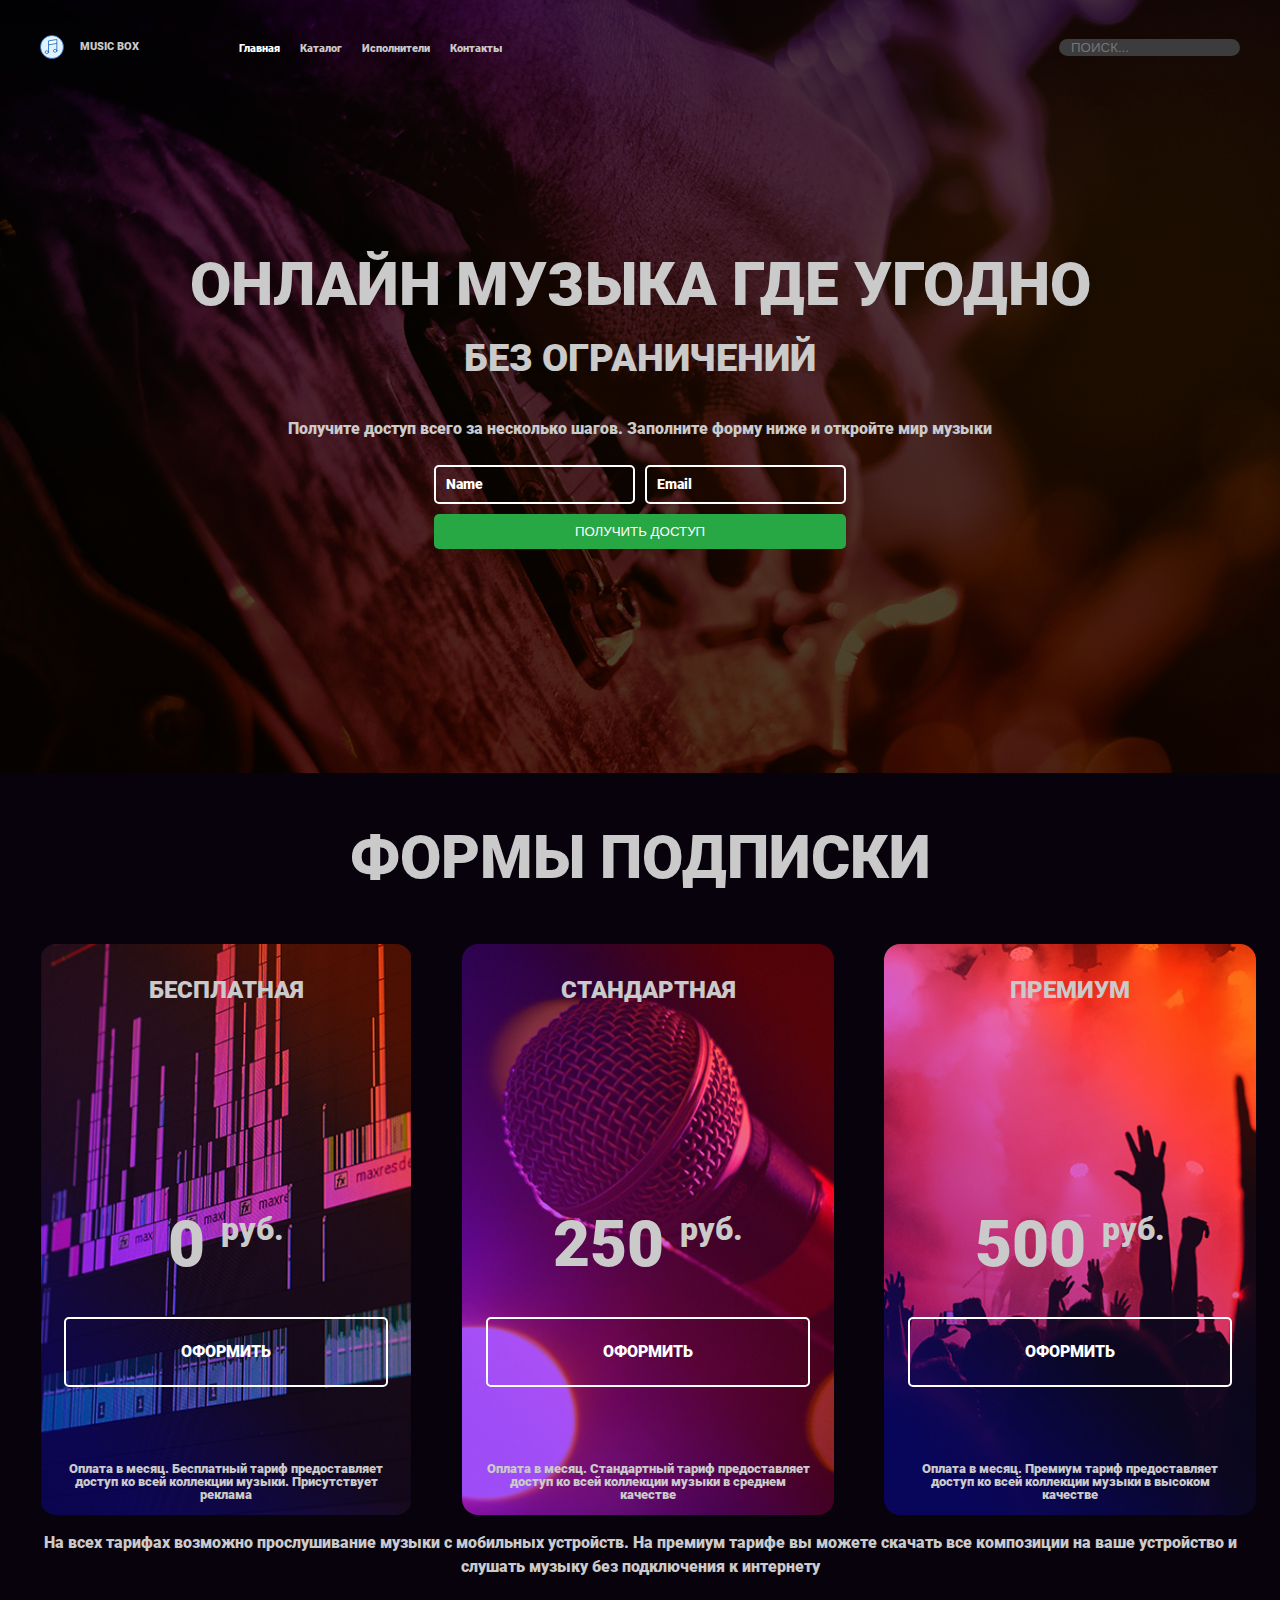
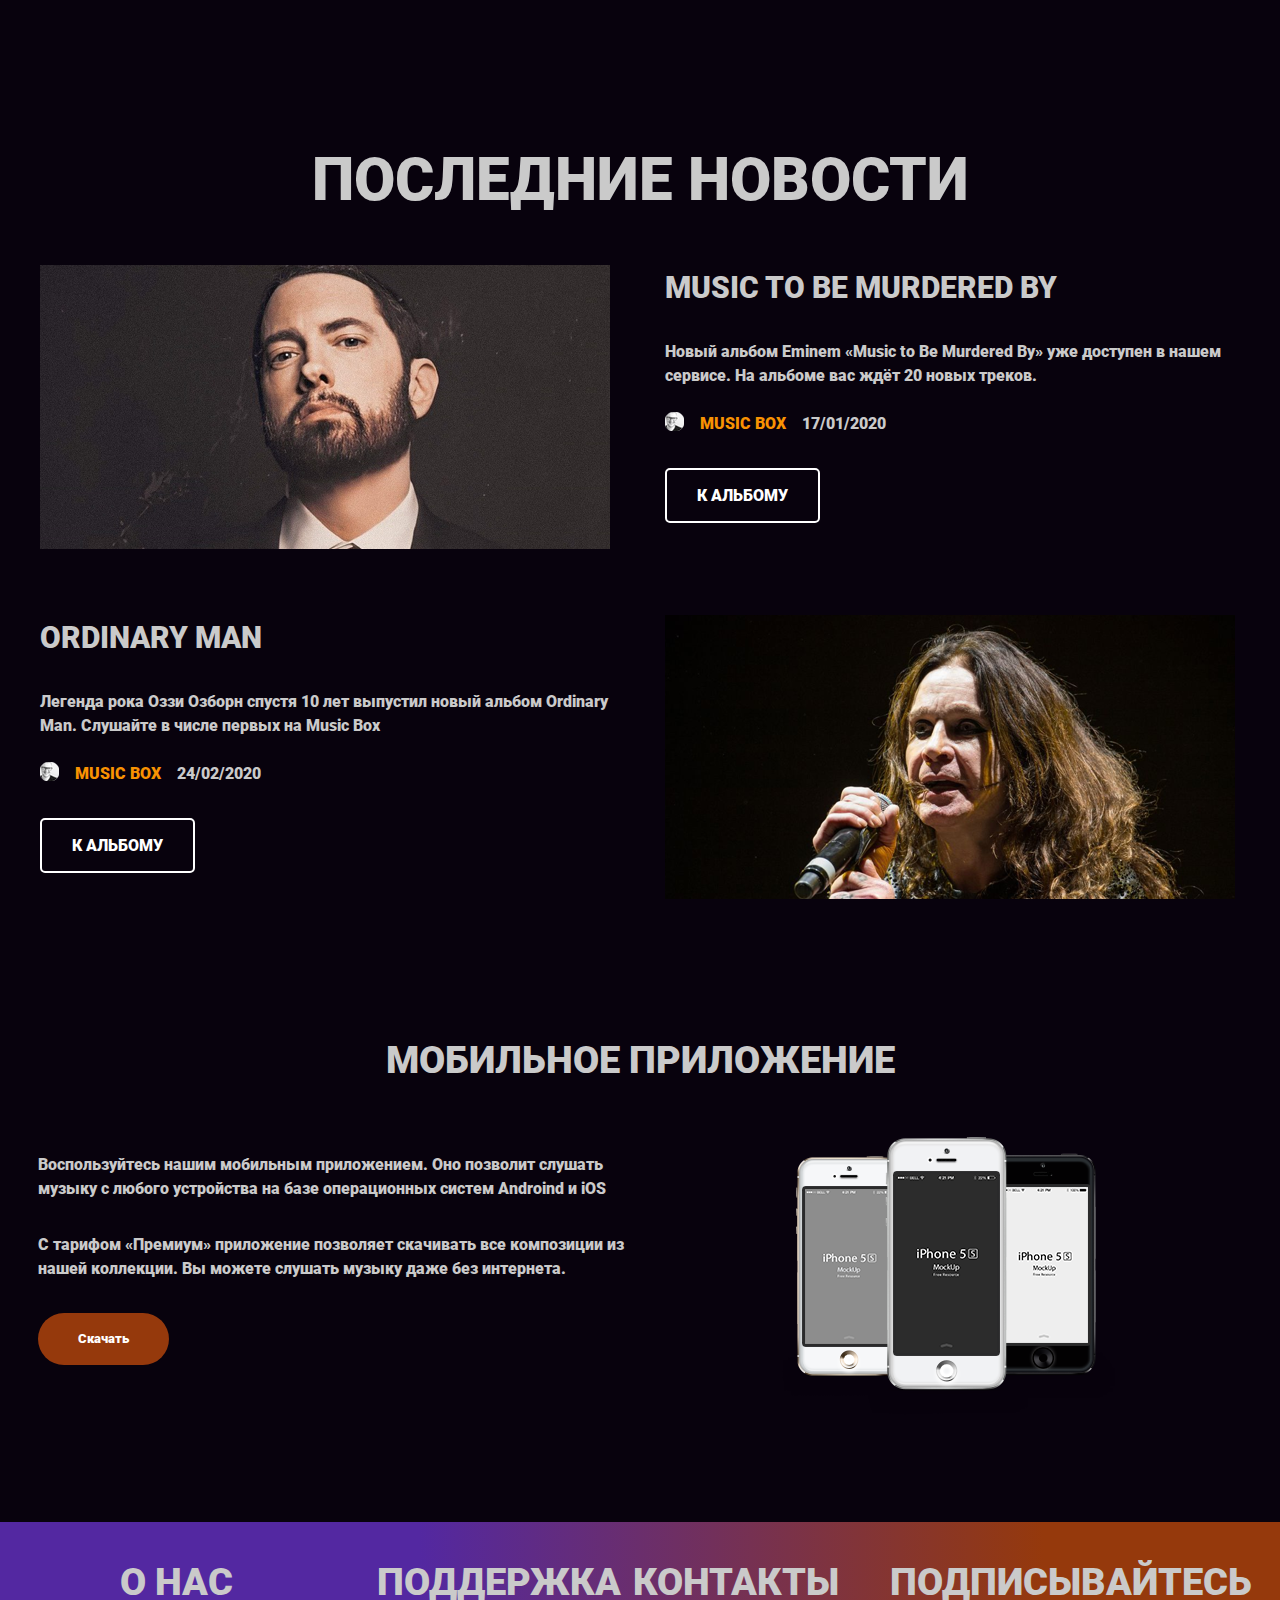
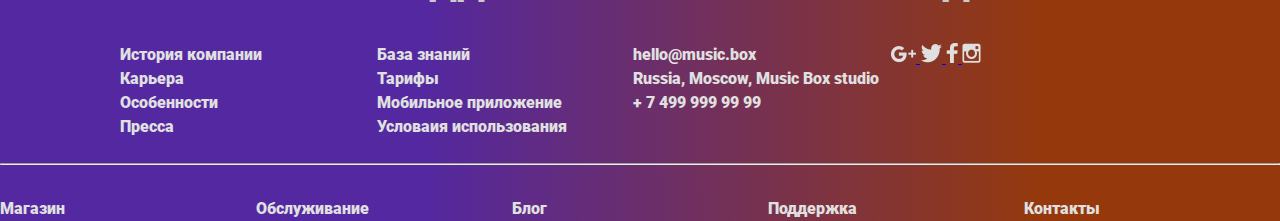
<file: index.html>
<!DOCTYPE html>
<html lang="en">
<head>
    <meta charset="UTF-8">
    <meta name="viewport" content="width=device-width, initial-scale=1.0">
    <link rel="stylesheet" href="css/styles.css">
    <title>Music Box khrischatyy</title>
</head>
<body>
    <header>
            <div class="header-container">
                <div class="description-logo">
                    <img src="images/logo.svg" alt="logo">
                    <span>Music Box</span>
                </div>
                <nav>
                    <ul>
                        <li><a href="#" class="header-li"><span>Главная</span></a></li>
                        <li><a href="#" class="header-li">Каталог</a></li>
                        <li><a href="#" class="header-li">Исполнители</a></li>
                        <li><a href="#" class="header-li">Контакты</a></li>
                    </ul>
            </nav>
            <div class="search">
                <input type="text" placeholder="Поиск...">
            </div>
            </div>
        </header>
    <section id="page-description">
        <div class="page-description-container">
            <h1>Онлайн музыка где угодно</h1>
            <h2>Без ограничений</h2>
            <p>Получите доступ всего за несколько шагов. Заполните форму ниже и откройте мир музыки</p>
            <form class="access-form">
                <input type="text" placeholder="Name">
                <input type="text" placeholder="Email">
                <input type="submit" value="Получить доступ">
            </form>
        </div>
    </section>
    <section id="page-pricing">
        <h1 class="grid-pricing-header">Формы подписки</h1>
        <div class="pricing-container">
            <div class="pricing-item bg-free">
                <h3>Бесплатная</h3>
                <p class="pricing-value">0 <span>руб.</span></p>
                <a class="btn" href="#">Оформить</a>
                <p class="pricing-footer">Оплата в месяц. Бесплатный тариф предоставляет доступ ко всей коллекции музыки. Присутствует реклама</p>
              </div>
              <div class="pricing-item bg-standart">
                <h3>Стандартная</h3>
                <p class="pricing-value">250 <span>руб.</span></p>
                <a class="btn" href="#">Оформить</a>
                <p class="pricing-footer">Оплата в месяц. Стандартный тариф предоставляет доступ ко всей коллекции музыки в среднем качестве</p>
              </div>
              <div class="pricing-item bg-premium">
                <h3>Премиум</h3>
                <p class="pricing-value">500 <span>руб.</span></p>
                <a class="btn" href="#">Оформить</a>
                <p class="pricing-footer">Оплата в месяц. Премиум тариф предоставляет доступ ко всей коллекции музыки в высоком качестве</p>
              </div>
        </div>
        <div class="pricing-footer"><p>На всех тарифах возможно прослушивание музыки с мобильных устройств. На премиум тарифе вы можете скачать все композиции на ваше устройство и слушать музыку без подключения к интернету</p></div>
    </section>
    <section id="page-news">
        <h1>Последние новости</h1>
        <div class="news-container">
            <div class="news-item">
            <div class="news-image">
                <img src="images/Music to Be Murdered By.png" alt="Eminem">
            </div>
                <div class="news-body">
                    <h3>Music to Be Murdered By</h3>
                    <p>Новый альбом Eminem «Music to Be Murdered By» уже доступен в нашем сервисе. На альбоме вас ждёт 20 новых треков.</p>
                    <div class="news-footer">
                        <img src="images/avatar.png" alt="avatar">
                        <span>Music box</span>
                        <p>17/01/2020</p>
                    </div>
                    <a href="#" class="btn">К альбому</a>
                </div>
            </div>
                <div class="news-item">
                    <div class="news-body">
                        <h3>Ordinary Man</h3>
                        <p>Легенда рока Оззи Озборн спустя 10 лет выпустил новый альбом Ordinary Man. Слушайте в числе первых на Music Box</p>    
                        <div class="news-footer">
                            <img src="images/avatar.png" alt="avatar">
                            <span>Music box</span>
                            <p>24/02/2020</p>
                        </div>
                    <a href="#" class="btn">К альбому</a>
                </div>
                <img src="images/Ordinary Man.png" alt="Ozzy Osborn">
                </div>
            </div>
        </div>
    </section>
    <section id="page-app">
        <div class="page-app-container">
            <h2 class="page-app-title">Мобильное приложение</h2>
            <div class="description-container">
                <div class="page-app-description">
                    <p>Воспользуйтесь нашим мобильным приложением. Оно позволит слушать музыку с любого устройства на базе операционных систем Androind и iOS</p>
                    <p>С тарифом «Премиум» приложение позволяет скачивать все композиции из<br> нашей коллекции. Вы можете слушать музыку даже без интернета.</p>
                    <a class="btn" href="#">Скачать</a>
                </div>
                <div class="page-app-image">
                    <img src="images/iphone.png" alt="iphones">
                </div>
            </div>
        </div>
    </section>
    <footer class="bg-gradient">
        <div class="footer-section">
            <div class="footer-block">
                <h2>О нас</h2>
                <ul>
                    <li><a href="#">История компании</a></li>
                    <li><a href="#">Карьера</a></li>
                    <li><a href="#">Особенности</a></li>
                    <li><a href="#">Пресса</a></li>
                </ul>
            </div>
            <div class="footer-block">
                <h2>Поддержка</h2>
                <ul>
                    <li><a href="#">База знаний</a></li>
                    <li><a href="#">Тарифы</a></li>
                    <li><a href="#">Мобильное приложение</a></li>
                    <li><a href="#">Условаия использования</a></li>
                </ul>
            </div>
            <div class="footer-block">
                <h2>Контакты</h2>
                <ul>
                    <li><a href="#">hello@music.box</a></li>
                    <li><a href="#">Russia, Moscow, Music Box studio</a></li>
                    <li><a href="#">+ 7 499 999 99 99</a></li>
                </ul>
            </div>
            <div class="footer-block">
                <h2>Подписывайтесь</h2>
                <div>
                    <a href="#">
                        <img src="images/Google+.png" alt="Google+">
                    </a>
                    <a href="#">
                        <img src="images/Twitter.png" alt="Twitter">
                    </a>
                    <a href="#">
                        <img src="images/Facebook.png" alt="Facebook">
                    </a>
                    <a href="#">
                        <img src="images/Instagram.png" alt="Instagram">
                    </a>
                </div>
            </div>
        </div>
        <hr>
        <div class="footer-bottom">
            <a href="#">Магазин</a>
            <a href="#">Обслуживание</a>
            <a href="#">Блог</a>
            <a href="#">Поддержка</a>
            <a href="#">Контакты</a>
        </div>
    </footer>
</body>
</html>
</file>
<file: css/styles.css>
@charset "UTF-8";
@font-face {
  font-family: Roboto;
  src: url("../fonts/Roboto/Roboto-Black.ttf");
}
html {
  font-family: "Roboto", sans-serif;
  line-height: 1.5;
  color: #CACACA;
  background-color: #08020D;
}

body {
  margin: 0;
}

h1 {
  font-size: 60px;
  line-height: 90px;
  font-weight: bold;
  text-transform: uppercase;
}

h2 {
  font-size: 38px;
  line-height: 57px;
  font-weight: bold;
  text-transform: uppercase;
}

h3 {
  font-size: 24px;
  line-height: 45px;
  text-transform: uppercase;
}

h4 {
  font-size: 24px;
  line-height: 27px;
  text-transform: uppercase;
}

@media (max-width: 768px) {
  h1 {
    font-size: 30px;
    line-height: 45px;
    font-weight: bold;
    text-transform: uppercase;
  }
  h2 {
    font-size: 18px;
    line-height: 27px;
    font-weight: bold;
    text-transform: uppercase;
  }
  h3 {
    font-size: 16px;
    line-height: 24px;
    font-weight: bold;
    text-transform: uppercase;
  }
  h3 {
    font-size: 18px;
    line-height: 24px;
    font-weight: bold;
    text-transform: uppercase;
  }
}
header {
  position: absolute;
  top: 25px;
  width: 100%;
  height: max-content;
  background: transparent;
  left: 50%;
  transform: translateX(-50%);
}

@media (min-width: 1240px) {
  header {
    max-width: 1200px;
  }
}
#page-description {
  background-image: url("../images/banner.png");
  background-position: center;
  background-size: cover;
  width: auto;
  height: auto;
  display: flex;
  flex-direction: column;
  align-items: center;
}

.header-container {
  display: grid;
  grid-template-columns: auto 1fr auto;
  align-items: center;
}

.page-description-container {
  margin-top: 200px;
  margin-bottom: 200px;
  place-items: center;
  display: flex;
  flex-direction: column;
}
.page-description-container h1 {
  text-align: center;
  margin-bottom: 0;
}
.page-description-container h2 {
  align-items: center;
  margin: 0;
}
.page-description-container p {
  text-align: center;
  font-weight: 400;
  margin: 30px 0 0 0;
}

@media (min-width: 1240px) {
  .description-container {
    max-width: 1200px;
  }
}
nav {
  width: max-content;
}
nav ul {
  margin: 0;
  padding: 0;
  list-style: none;
  display: flex;
}
nav ul li {
  margin: 10px;
}
nav ul li a {
  color: #CACACA;
  text-decoration: none;
  font-weight: 400;
  font-size: 11px;
}
nav ul li a span {
  color: #fff;
}

.search {
  width: max-content;
}
.search input {
  border-radius: 50px;
  background-color: #3C3B3D;
  border: none;
  font-family: Arial, Helvetica, sans-serif;
  text-transform: uppercase;
}
.search input::placeholder {
  padding: 5px 10px 5px;
}

.description-button {
  margin: 20px 30px;
  border-radius: 5px;
}

.description-logo {
  height: auto;
  display: flex;
  width: max-content;
  place-items: center;
}
.description-logo span {
  text-transform: uppercase;
  margin-right: 90px;
  font-size: 11px;
}
.description-logo img {
  width: 24px;
  height: 24px;
  margin-right: 16px;
}

.access-form {
  margin-top: 1.5rem;
  margin-bottom: 1.5rem;
  padding-left: 20px;
  min-width: 270px;
  min-height: 50px;
  padding: 0;
  display: grid;
  gap: 10px;
  grid-template-columns: 1fr 1fr;
}
.access-form input[type=submit] {
  padding: 10px;
  border: none;
  border-radius: 5px;
  background-color: #28a745;
  color: #fff;
  font-size: 16px;
  cursor: pointer;
  width: 100%;
  grid-column: span 2;
  font-family: Arial, Helvetica, sans-serif;
  text-transform: uppercase;
  font-size: 0.83rem;
}
.access-form input[type=text] {
  background: transparent;
  padding: 10px;
  border: 2px solid #fff;
  border-radius: 5px;
  width: 100%;
  box-sizing: border-box;
}
.access-form input[type=text]::placeholder {
  font-family: "Roboto", sans-serif;
  color: #fff;
  font-weight: 700;
  font-size: 14px;
}

@media (max-width: 768px) {
  .access-form {
    grid-template-columns: 1fr;
  }
  .access-form input, .access-form input[type=submit] {
    width: 100%;
    grid-column: span 1; /* Это поведение по умолчанию */
  }
}
@media (max-width: 414px) {
  body {
    width: 100%;
  }
  .header-container {
    width: 100%;
    display: gird;
    grid-template-columns: 1fr;
    grid-template-rows: 1fr auto 1fr;
    margin-left: 20px;
  }
  .header-container nav ul {
    flex-direction: column;
    margin: 1rem 0 1rem;
  }
  .header-container nav ul li {
    margin: 0;
    height: 1rem;
  }
  .page-description-container {
    width: 100%;
    display: flex;
    justify-content: center;
    align-items: center;
  }
}
#page-pricing {
  display: grid;
  justify-content: center;
  align-items: center;
  grid-template-areas: ". header ." "container container container" "footer footer footer";
}

.grid-pricing-header {
  grid-area: header;
}

.pricing-container {
  display: grid;
  grid-area: container;
  grid-template-columns: repeat(3, 1fr);
  gap: 50px;
}

@media (min-width: 1240px) {
  .pricing-container {
    max-width: 1200px;
  }
}
.bg-free {
  background-image: url("../images/subscribe_1.png");
  background-size: cover;
  background-position: center;
}

.bg-standart {
  background-image: url("../images/subscribe_2.png");
  background-size: cover;
  background-position: center;
}

.bg-premium {
  background-image: url("../images/subscribe_3.png");
  background-size: cover;
  background-position: center;
}

.pricing-item {
  padding: 0 24px;
  margin: 0;
  border-radius: 1rem;
  display: flex;
  align-items: center;
  flex-direction: column;
}
.pricing-item h3 {
  margin-bottom: 200px;
}
.pricing-item .btn {
  background: transparent;
  border: 2px solid #fff;
  border-radius: 5px;
  width: 100%;
  box-sizing: border-box;
  text-decoration: none;
  text-transform: uppercase;
  color: #fff;
  text-align: center;
  padding: 21px 115px;
  margin: 2.5rem 0 4rem;
}
.pricing-item p {
  text-align: center;
  font-size: 0.8rem;
  line-height: 1;
}
.pricing-item .pricing-value {
  font-size: 4rem;
  line-height: 1;
  margin: 0;
}
.pricing-item .pricing-value span {
  font-size: 2rem;
  vertical-align: top;
}

.pricing-footer {
  max-width: 1200px;
  text-align: center;
  grid-area: footer;
}

@media (max-width: 414px) {
  #page-pricing {
    grid-template-areas: "header" "container" "footer";
  }
  #page-pricing .pricing-container {
    display: grid;
    grid-template-rows: repeat(3, 1fr);
    margin-left: 20px;
    margin-right: 20px;
  }
}
#page-news {
  display: grid;
  justify-content: center;
}
#page-news h1 {
  padding-top: 100px;
  text-align: center;
}

.news-container {
  display: grid;
  grid-template-rows: 1fr 1fr;
  gap: 4rem;
  max-width: 1200px;
}

.news-item {
  display: grid;
  grid-template-columns: 1fr 1fr;
  gap: 50px;
}

.news-image {
  width: max-content;
  height: max-content;
  max-width: 575px;
  max-height: 286px;
}

.news-body {
  width: auto;
  height: auto;
}
.news-body h3 {
  margin: 0 0 30px;
  line-height: 45px;
  font-size: 30px;
}
.news-body p {
  margin: 0 0 24px;
}

.news-footer {
  height: max-content;
  display: grid;
  grid-template-columns: auto 1fr 1fr;
  margin: 0 0 48px;
  gap: 1rem;
  max-width: max-content;
}
.news-footer span {
  text-transform: uppercase;
  color: #F89202;
  max-width: max-content;
}
.news-footer p {
  margin: 0;
  max-width: max-content;
}
.news-footer img {
  max-width: max-content;
}

.btn {
  background: transparent;
  border: 2px solid #fff;
  border-radius: 5px;
  height: max-content;
  box-sizing: border-box;
  text-decoration: none;
  text-transform: uppercase;
  color: #fff;
  text-align: center;
  margin: 0;
  padding: 16px 30px;
}

#page-app {
  margin: 100px 0 100px;
  display: grid;
  justify-content: center;
}
#page-app .page-app-container {
  display: grid;
  grid-template-columns: 2;
  grid-column: 1fr 1fr;
  justify-content: center;
}
#page-app .page-app-container .page-app-title {
  text-align: center;
  margin-bottom: 3rem;
}
#page-app .page-app-container .description-container {
  display: grid;
  grid-template-columns: auto auto;
  gap: 144px;
  justify-content: center;
  position: relative;
  right: 4rem;
}

@media (min-width: 1240px) {
  .page-app-container {
    max-width: 1200px;
  }
}
.page-image-container {
  width: auto;
}

.page-app-description {
  max-width: 600px;
  display: flex;
  flex-direction: column;
}
.page-app-description .btn {
  background: #95390C;
  border: none;
  border-radius: 32px;
  height: max-content;
  box-sizing: border-box;
  text-decoration: none;
  text-transform: capitalize;
  color: #fff;
  font-size: 0.8rem;
  text-align: center;
  margin-top: 1rem;
  padding: 16px 30px;
  width: 131px;
}

.bg-gradient {
  background: linear-gradient(89.75deg, #5328a1 32.83%, #95390c 81.56%);
}

.footer-section {
  display: grid;
  margin-top: 3rem;
}
.footer-section .h2 {
  font-size: 18px;
  line-height: 24px;
  font-weight: bold;
  text-transform: uppercase;
}
.footer-section ul {
  list-style: none;
  color: #E0E0E0;
  font-weight: normal;
  padding: 0;
}
.footer-section ul li a {
  text-decoration: none;
  color: #E0E0E0;
}
.footer-section ul li a:hover {
  text-decoration: underline;
}
@media (min-width: 1240px) {
  .footer-section {
    grid-template-columns: repeat(4, 1fr);
    margin: 0 120px;
  }
  .footer-section .footer-block {
    max-width: 270px;
    gap: 40px;
  }
}
@media (max-width: 1239px) {
  .footer-section {
    width: max-content;
    grid-template-rows: repeat(4, 1fr);
    margin: 0 20px;
  }
}

.footer-bottom {
  margin-top: 2rem;
  display: grid;
  grid-template-columns: repeat(5, 1fr);
}
.footer-bottom a {
  color: #E0E0E0;
  text-decoration: none;
}
.footer-bottom a:hover {
  text-decoration: underline;
}

/*# sourceMappingURL=styles.css.map */
</file>
